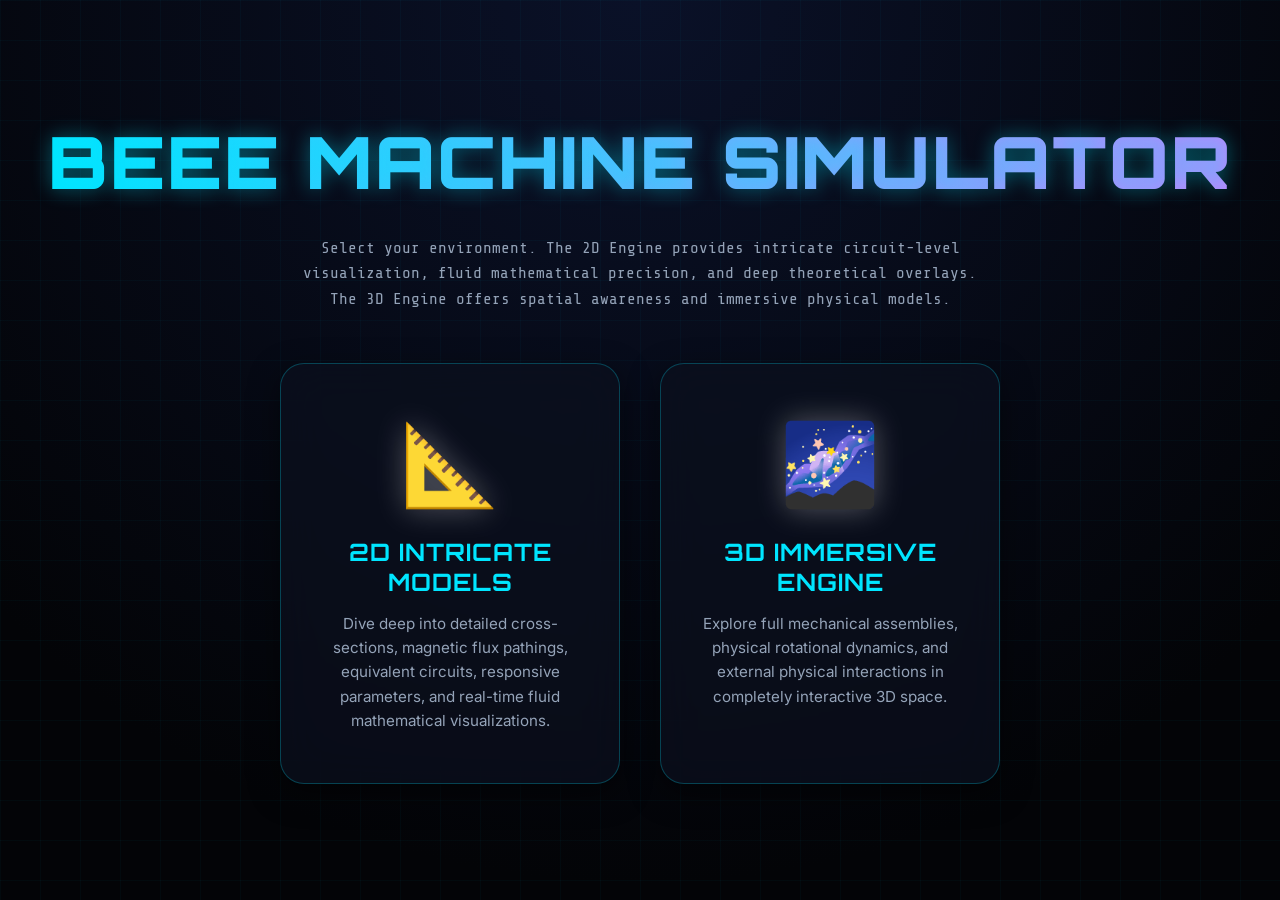
<file: index.html>
<!DOCTYPE html>
<html lang="en">

<head>
    <meta charset="UTF-8">
    <meta name="viewport" content="width=device-width, initial-scale=1.0">
    <title>BEEE Interactive 2D Simulator</title>
    <link
        href="https://fonts.googleapis.com/css2?family=Orbitron:wght@400;700;900&family=Share+Tech+Mono&family=Inter:wght@300;400;600&display=swap"
        rel="stylesheet">
    <link rel="stylesheet" href="style-2d.css">
</head>

<body>

    <div id="login-screen" class="screen active">
        <div class="title-glitch">BEEE MACHINE SIMULATOR</div>
        <p
            style="color:var(--text-dim); margin-bottom:50px; font-family:var(--font-mono); max-width:700px; line-height:1.6; font-size: 1rem;">
            Select your environment. The 2D Engine provides intricate circuit-level visualization, fluid mathematical
            precision, and deep theoretical overlays. The 3D Engine offers spatial awareness and immersive physical
            models.
        </p>
        <div class="portal-container">
            <div class="portal-card" onclick="navTo('home')">
                <div class="portal-icon">📐</div>
                <h2>2D INTRICATE MODELS</h2>
                <p>Dive deep into detailed cross-sections, magnetic flux pathings, equivalent circuits, responsive
                    parameters, and real-time fluid mathematical visualizations.</p>
            </div>
            <a href="3d-simulator.html" class="portal-card">
                <div class="portal-icon">🌌</div>
                <h2>3D IMMERSIVE ENGINE</h2>
                <p>Explore full mechanical assemblies, physical rotational dynamics, and external physical interactions
                    in completely interactive 3D space.</p>
            </a>
        </div>
    </div>

    <div id="home-screen" class="screen">
        <header>
            <div class="logo">⚡ BEEE 2D LAB</div>
            <button class="btn-back" onclick="navTo('login')">⏻ Logout</button>
        </header>

        <div class="device-grid" id="grid-container">
        </div>
    </div>

    <div id="device-screen" class="screen">
        <header>
            <div class="logo" id="dev-logo">⚡ DEVICE LAB</div>
            <button class="btn-back" onclick="navTo('home')">← Dashboard</button>
        </header>

        <div class="workspace" style="margin-top: 25px;">
            <div class="canvas-panel">
                <div class="canvas-header">
                    <h2 id="dev-title">Device Name</h2>
                    <div class="canvas-actions">
                        <button class="btn-refresh" onclick="resetCurrentDevice()" title="Reset Parameters">↺
                            Reset</button>
                        <button class="btn-theory" onclick="toggleTheory(true)">📖 Deep Theory</button>
                    </div>
                </div>
                <div class="canvas-wrapper" id="canvas-wrap">
                    <canvas id="simCanvas"></canvas>
                    <div id="canvas-tooltip">Hover Info</div>
                </div>
                <div class="status-bar" id="status-container">
                </div>
            </div>

            <div class="controls-panel">
                <div class="controls-title">
                    <span>⚙️ Dynamic Parameters</span>
                </div>
                <div id="controls-container">
                </div>
            </div>
        </div>
    </div>

    <div id="theory-overlay">
        <div class="theory-header">
            <h2>Theoretical Principles</h2>
            <button class="btn-close" onclick="toggleTheory(false)">✕</button>
        </div>
        <div class="theory-content" id="theory-content">
        </div>
    </div>

    <script src="app-2d.js"></script>
</body>

</html>
</file>
<file: style-2d.css>
/* ═════════════════ CSS RESET & VARIABLES ═════════════════ */
* { margin: 0; padding: 0; box-sizing: border-box; }
:root {
  --bg-dark: #030407;
  --bg-gradient: radial-gradient(circle at 50% 0%, #0a1128 0%, #030407 80%);
  --glass-bg: rgba(10, 14, 25, 0.75);
  --glass-border: rgba(0, 229, 255, 0.25);
  --glass-shadow: 0 10px 40px 0 rgba(0, 0, 0, 0.8);
  
  --cyan: #00e5ff;
  --cyan-glow: 0 0 15px rgba(0, 229, 255, 0.6);
  --orange: #ff6e00;
  --green: #00ff88;
  --amber: #ffbb00;
  --red: #ff3355;
  --purple: #c084fc;
  
  --text-main: #e2e8f0;
  --text-dim: #94a3b8;
  --font-head: 'Orbitron', sans-serif;
  --font-mono: 'Share Tech Mono', monospace;
  --font-body: 'Inter', sans-serif;
}

body {
  background: var(--bg-dark);
  background-image: var(--bg-gradient);
  color: var(--text-main);
  font-family: var(--font-body);
  min-height: 100vh;
  overflow-x: hidden;
}

/* Animated Background grid noise */
body::before {
  content: ''; position: fixed; inset: 0;
  background-image: 
    linear-gradient(rgba(0, 229, 255, 0.03) 1px, transparent 1px), 
    linear-gradient(90deg, rgba(0, 229, 255, 0.03) 1px, transparent 1px);
  background-size: 40px 40px; pointer-events: none; z-index: -1;
  animation: bgPan 20s linear infinite;
}
@keyframes bgPan { from { background-position: 0 0; } to { background-position: -40px -40px; } }

/* ═════════════════ SCREEN MANAGEMENT ═════════════════ */
.screen { display: none; min-height: 100vh; width: 100%; padding: 20px; animation: fadeIn 0.4s ease-out; }
.screen.active { display: flex; flex-direction: column; }
@keyframes fadeIn { from { opacity: 0; transform: translateY(15px); } to { opacity: 1; transform: translateY(0); } }

/* ═════════════════ LOGIN SCREEN ═════════════════ */
#login-screen { justify-content: center; align-items: center; text-align: center; }
.title-glitch {
  font-family: var(--font-head); font-size: clamp(2.5rem, 6vw, 4.5rem); font-weight: 900;
  background: linear-gradient(90deg, var(--cyan), var(--purple));
  background-clip: text;
  -webkit-background-clip: text;
  -webkit-text-fill-color: transparent;
  margin-bottom: 30px; text-shadow: 0 0 20px rgba(0,229,255,0.4); letter-spacing: 2px;
}
.portal-container { display: flex; gap: 40px; flex-wrap: wrap; justify-content: center; }
.portal-card {
  background: rgba(12, 16, 30, 0.7); border: 1px solid var(--glass-border); border-radius: 24px;
  padding: 50px 30px; width: 340px; cursor: pointer; transition: all 0.4s cubic-bezier(0.175, 0.885, 0.32, 1.275);
  backdrop-filter: blur(20px); text-decoration: none; color: inherit; display: flex; flex-direction: column; align-items: center;
  box-shadow: 0 10px 30px rgba(0,0,0,0.5);
}
.portal-card:hover {
  transform: translateY(-15px); border-color: var(--cyan); box-shadow: 0 20px 50px rgba(0, 229, 255, 0.25); background: rgba(15, 25, 45, 0.9);
}
.portal-icon { font-size: 5rem; margin-bottom: 25px; filter: drop-shadow(0 0 15px rgba(255,255,255,0.3)); }
.portal-card h2 { font-family: var(--font-head); font-size: 1.5rem; color: var(--cyan); margin-bottom: 15px; letter-spacing: 1px;}
.portal-card p { font-size: 0.95rem; color: var(--text-dim); line-height: 1.6; }

/* ═════════════════ HOME (GRID) SCREEN ═════════════════ */
header {
  display: flex; justify-content: space-between; align-items: center; padding: 15px 30px;
  background: rgba(3,4,7,0.85); border-bottom: 1px solid var(--glass-border); backdrop-filter: blur(15px);
  position: sticky; top: 0; z-index: 100; box-shadow: 0 4px 20px rgba(0,0,0,0.5);
}
.logo { font-family: var(--font-head); font-size: 1.3rem; color: var(--cyan); letter-spacing: 2px; text-shadow: var(--cyan-glow); }
.btn-back {
  background: transparent; border: 1px solid var(--cyan); color: var(--cyan); padding: 8px 20px; border-radius: 8px;
  cursor: pointer; font-family: var(--font-mono); transition: 0.3s; font-size: 0.9rem; text-transform: uppercase; letter-spacing: 1px;
}
.btn-back:hover { background: rgba(0, 229, 255, 0.15); box-shadow: var(--cyan-glow); }

.device-grid {
  display: grid; grid-template-columns: repeat(auto-fit, minmax(300px, 1fr)); gap: 30px; max-width: 1300px; margin: 40px auto; width: 100%;
}
.device-card {
  background: var(--glass-bg); border: 1px solid rgba(255,255,255,0.1); border-radius: 16px; padding: 30px;
  cursor: pointer; transition: 0.3s; position: relative; overflow: hidden; backdrop-filter: blur(12px);
  box-shadow: 0 5px 20px rgba(0,0,0,0.4);
}
.device-card::before {
  content:''; position:absolute; top:0; left:0; width:4px; height:100%; background: var(--cyan); transition: 0.4s cubic-bezier(0.175, 0.885, 0.32, 1.275); transform: scaleY(0); transform-origin: bottom;
}
.device-card:hover { border-color: rgba(0,229,255,0.4); transform: translateY(-8px); box-shadow: 0 15px 30px rgba(0,229,255,0.15); }
.device-card:hover::before { transform: scaleY(1); }
.dc-title { font-family: var(--font-head); font-size: 1.3rem; color: #fff; margin-bottom: 12px; display:flex; align-items:center; gap:12px; }
.dc-desc { font-size: 0.9rem; color: var(--text-dim); line-height: 1.6; font-family: var(--font-mono); }

/* ═════════════════ DEVICE SCREEN & UI ═════════════════ */
.workspace { display: grid; grid-template-columns: 1fr 380px; gap: 20px; max-width: 1600px; margin: 0 auto; width: 100%; flex: 1; }
@media (max-width: 1024px) { .workspace { grid-template-columns: 1fr; } }

/* Canvas Area */
.canvas-panel {
  background: var(--glass-bg); border: 1px solid var(--glass-border); border-radius: 16px; 
  display: flex; flex-direction: column; overflow: hidden; box-shadow: var(--glass-shadow); backdrop-filter: blur(15px);
  position: relative;
}
.canvas-header {
  padding: 15px 25px; border-bottom: 1px solid rgba(255,255,255,0.1); display: flex; justify-content: space-between; align-items: center; background: rgba(0,0,0,0.4);
}
.canvas-header h2 { font-family: var(--font-head); font-size: 1.2rem; color: var(--cyan); text-shadow: var(--cyan-glow); letter-spacing: 1px;}
.canvas-actions { display: flex; gap: 10px; }

.btn-theory, .btn-refresh {
  padding: 8px 16px; border-radius: 6px; cursor: pointer; font-family: var(--font-mono); transition: 0.3s; font-size: 0.85rem; letter-spacing: 0.5px;
}
.btn-theory { background: rgba(192, 132, 252, 0.1); border: 1px solid var(--purple); color: var(--purple); }
.btn-theory:hover { background: rgba(192, 132, 252, 0.2); box-shadow: 0 0 15px rgba(192, 132, 252, 0.4); color: #fff; }
.btn-refresh { background: rgba(0, 229, 255, 0.1); border: 1px solid var(--cyan); color: var(--cyan); }
.btn-refresh:hover { background: rgba(0, 229, 255, 0.2); box-shadow: 0 0 15px rgba(0, 229, 255, 0.4); color: #fff; }

.canvas-wrapper { position: relative; width: 100%; height: 550px; background: #020305; cursor: crosshair; overflow: hidden; }
canvas { width: 100%; height: 100%; display: block; }

/* Canvas Tooltip (Smart Floating Logic) */
#canvas-tooltip {
  position: absolute; top: 0; left: 0; pointer-events: none; opacity: 0; 
  transition: opacity 0.15s ease-out, transform 0.1s linear;
  background: rgba(8, 12, 24, 0.95); color: #e2e8f0; 
  border: 1px solid rgba(0, 229, 255, 0.4); border-left: 4px solid var(--cyan);
  padding: 12px 16px; border-radius: 6px; font-family: var(--font-body); font-size: 0.85rem;
  box-shadow: 0 8px 30px rgba(0,0,0,0.8), 0 0 15px rgba(0, 229, 255, 0.15); 
  z-index: 50; max-width: 260px; line-height: 1.5; backdrop-filter: blur(5px);
  will-change: transform;
}
#canvas-tooltip strong { 
  color: #fff; font-family: var(--font-head); font-size: 0.9rem; 
  display: block; margin-bottom: 5px; letter-spacing: 0.5px; text-transform: uppercase;
}

/* Status Bar */
.status-bar { display: flex; padding: 15px 20px; gap: 15px; background: rgba(0,0,0,0.6); border-top: 1px solid rgba(255,255,255,0.1); overflow-x: auto;}
.stat-box { flex: 1; background: rgba(255,255,255,0.02); border: 1px solid rgba(255,255,255,0.08); border-radius: 10px; padding: 12px 18px; min-width:130px; box-shadow: inset 0 2px 10px rgba(0,0,0,0.5);}
.stat-lbl { font-family: var(--font-mono); font-size: 0.75rem; color: var(--text-dim); text-transform: uppercase; margin-bottom: 6px; letter-spacing: 0.5px; }
.stat-val { font-family: var(--font-mono); font-size: 1.3rem; color: var(--green); text-shadow: 0 0 8px rgba(0,255,136,0.4); font-weight: bold;}

/* Elegant Controls Area */
.controls-panel {
  background: rgba(8, 12, 22, 0.85); border: 1px solid var(--glass-border); border-radius: 16px; padding: 20px;
  box-shadow: var(--glass-shadow); backdrop-filter: blur(20px); display: flex; flex-direction: column; gap: 15px;
  max-height: 85vh; overflow-y: auto;
}
.controls-panel::-webkit-scrollbar { width: 6px; }
.controls-panel::-webkit-scrollbar-thumb { background: var(--cyan); border-radius: 3px; }

.controls-title {
  font-family: var(--font-head); color: var(--text-main); font-size: 0.95rem; border-bottom: 1px solid rgba(255,255,255,0.1); 
  padding-bottom: 10px; margin-bottom: 5px; letter-spacing: 2px; text-transform: uppercase; display: flex; align-items: center; gap: 8px;
}

.param-group { position: relative; background: rgba(255,255,255,0.03); padding: 16px; border-radius: 12px; border: 1px solid rgba(255,255,255,0.05); transition: background 0.2s;}
.param-group:hover { background: rgba(255,255,255,0.06); border-color: rgba(0,229,255,0.2); }
.param-header { display: flex; justify-content: space-between; align-items: center; margin-bottom: 12px; font-family: var(--font-mono); font-size: 0.9rem; }
.param-name { color: var(--text-main); display: flex; align-items: center; gap: 8px; }
.param-val { color: var(--cyan); font-weight: bold; background: rgba(0,229,255,0.1); padding: 4px 10px; border-radius: 6px; border: 1px solid rgba(0,229,255,0.3); min-width: 60px; text-align: center;}

/* Hover Info Icon */
.info-icon {
  display: inline-flex; align-items: center; justify-content: center; width: 16px; height: 16px;
  background: var(--cyan); color: #000; border-radius: 50%; font-size: 10px; font-weight: 900;
  font-family: Arial, sans-serif; cursor: help; position: relative; box-shadow: 0 0 5px var(--cyan);
}
.info-icon::after {
  content: attr(data-tip); position: absolute; bottom: 150%; left: 50%; transform: translateX(-50%) translateY(10px);
  width: max-content; max-width: 260px; padding: 10px 14px; background: rgba(5, 10, 20, 0.98); color: #fff;
  border: 1px solid var(--cyan); border-radius: 6px; font-size: 0.8rem; font-family: var(--font-body); font-weight: normal;
  opacity: 0; pointer-events: none; transition: all 0.3s cubic-bezier(0.175, 0.885, 0.32, 1.275); z-index: 100;
  box-shadow: 0 10px 25px rgba(0,0,0,0.8); line-height: 1.5; text-align: center;
}
.info-icon::before {
  content: ''; position: absolute; bottom: 100%; left: 50%; transform: translateX(-50%) translateY(10px);
  border: 6px solid transparent; border-top-color: var(--cyan); opacity: 0; transition: all 0.3s; pointer-events: none; z-index: 101;
}
.info-icon:hover::after, .info-icon:hover::before { opacity: 1; transform: translateX(-50%) translateY(0); }

/* Hyper-sensitive Fluid Sliders */
input[type=range] {
  width: 100%; -webkit-appearance: none; -moz-appearance: none; appearance: none; height: 6px; border-radius: 3px;
  background: linear-gradient(90deg, var(--cyan) var(--pct, 50%), rgba(255,255,255,0.1) var(--pct, 50%));
  outline: none; transition: 0.1s; cursor: ew-resize;
}
input[type=range]::-webkit-slider-thumb {
  -webkit-appearance: none; width: 20px; height: 20px; border-radius: 50%; background: #fff;
  border: 3px solid var(--cyan); cursor: ew-resize; box-shadow: 0 0 12px var(--cyan); transition: transform 0.1s, background 0.1s;
}
input[type=range]:active::-webkit-slider-thumb { transform: scale(1.2); background: var(--cyan); border-color: #fff; }

.toggle-group { display: flex; gap: 8px; background: rgba(0,0,0,0.5); padding: 6px; border-radius: 10px; border: 1px solid rgba(255,255,255,0.1);}
.btn-toggle {
  flex: 1; padding: 8px 10px; background: transparent; border: none; color: var(--text-dim);
  border-radius: 8px; cursor: pointer; font-family: var(--font-mono); font-size: 0.85rem; transition: 0.3s;
}
.btn-toggle.active { background: var(--cyan); color: #000; font-weight: bold; box-shadow: var(--cyan-glow); }

/* ═════════════════ THEORY GLASS TAB ═════════════════ */
#theory-overlay {
  position: fixed; top: 0; right: -100%; width: 100%; max-width: 650px; height: 100vh;
  background: rgba(12, 16, 28, 0.98); backdrop-filter: blur(30px); border-left: 1px solid var(--glass-border);
  z-index: 1000; transition: right 0.4s cubic-bezier(0.175, 0.885, 0.32, 1.275); display: flex; flex-direction: column;
  box-shadow: -15px 0 40px rgba(0,0,0,0.8);
}
#theory-overlay.open { right: 0; }
.theory-header {
  padding: 25px 35px; border-bottom: 1px solid rgba(255,255,255,0.1); display: flex; justify-content: space-between; align-items: center; background: rgba(0,0,0,0.4);
}
.theory-header h2 { font-family: var(--font-head); color: var(--purple); font-size: 1.5rem; letter-spacing: 1px;}
.btn-close {
  background: rgba(255,255,255,0.05); border: 1px solid rgba(255,255,255,0.1); color: var(--text-main); width: 36px; height: 36px; border-radius: 50%;
  font-size: 1.2rem; display: flex; align-items: center; justify-content: center; cursor: pointer; transition: 0.3s;
}
.btn-close:hover { background: var(--red); color: #fff; transform: rotate(90deg); border-color: var(--red); box-shadow: 0 0 15px rgba(255,51,85,0.6); }
.theory-content { padding: 35px; overflow-y: auto; flex: 1; font-size: 1rem; line-height: 1.8; color: #cbd5e1; }
.theory-content h3 { color: var(--cyan); font-family: var(--font-head); margin: 30px 0 15px; font-size: 1.2rem; border-bottom: 1px solid rgba(0,229,255,0.2); padding-bottom: 8px;}
.theory-content h3:first-child { margin-top: 0; }
.theory-content h4 { color: var(--amber); margin: 20px 0 8px; font-family: var(--font-head); font-size: 1.05rem;}
.theory-content p { margin-bottom: 15px; }
.theory-content ul { padding-left: 20px; margin-bottom: 20px; }
.theory-content li { margin-bottom: 10px; }
.eq-box {
  background: rgba(0,0,0,0.6); border-left: 4px solid var(--green); padding: 15px 20px;
  font-family: var(--font-mono); font-size: 1.1rem; color: var(--green); margin: 20px 0; border-radius: 0 10px 10px 0;
  letter-spacing: 1px; box-shadow: inset 0 2px 10px rgba(0,0,0,0.5);
}
.highlight { color: #fff; font-weight: 600; background: rgba(255,255,255,0.1); padding: 2px 6px; border-radius: 4px; }
</file>
